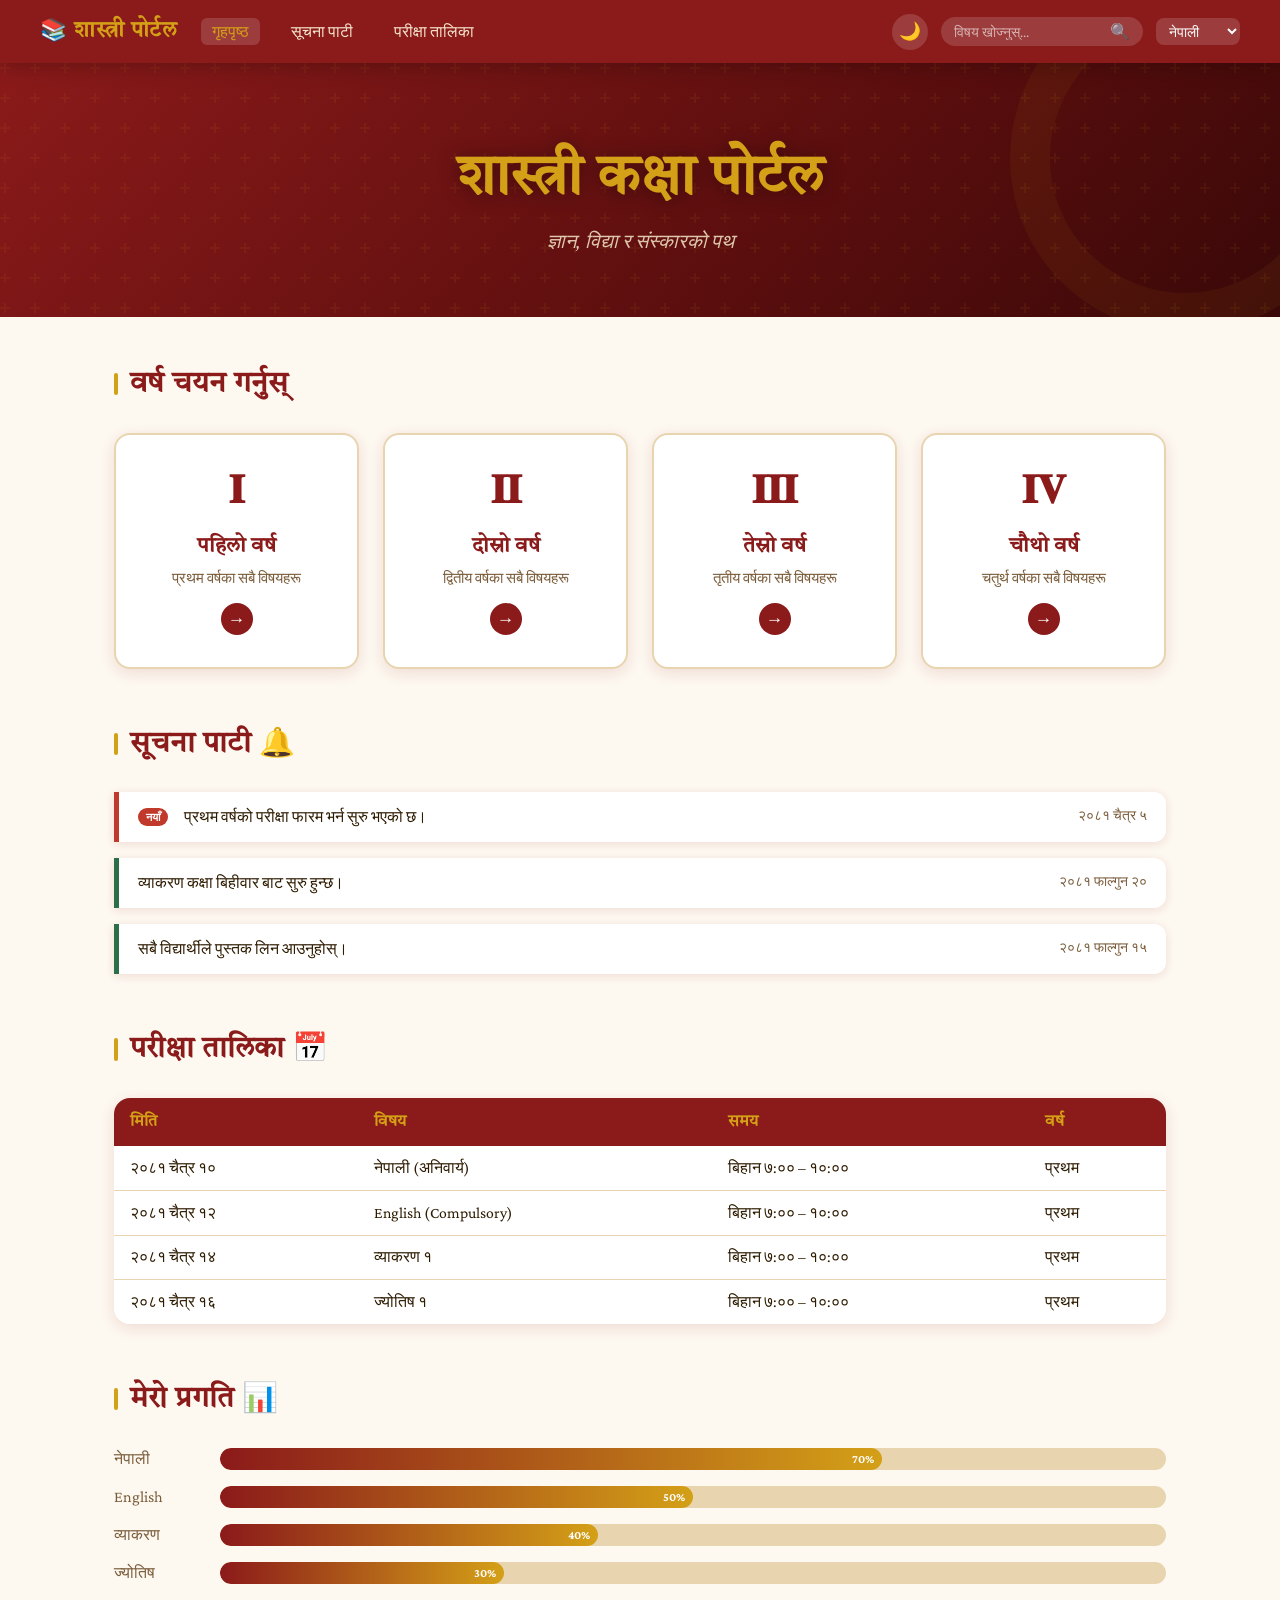
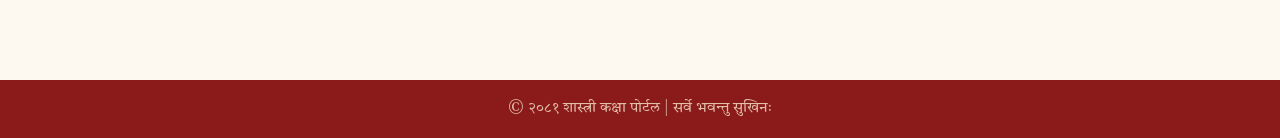
<file: index.html>
<!DOCTYPE html>
<html lang="ne">
<head>
  <meta charset="UTF-8" />
  <meta name="viewport" content="width=device-width, initial-scale=1.0"/>
  <title>शास्त्री कक्षा </title>
  <link rel="stylesheet" href="style.css" />
  <link href="https://fonts.googleapis.com/css2?family=Tiro+Devanagari+Sanskrit&family=Crimson+Pro:wght@400;600;700&display=swap" rel="stylesheet"/>
</head>
<body>

  <!-- NAVBAR -->
  <nav class="navbar">
    <div class="nav-logo">📚 शास्त्री पोर्टल</div>
    <div class="nav-links">
      <a href="index.html" class="active">गृहपृष्ठ</a>
      <a href="#notice">सूचना पाटी</a>
      <a href="#exam">परीक्षा तालिका</a>
    </div>
    <div class="nav-right">
      <button class="theme-toggle" onclick="toggleTheme()" title="Theme Toggle">🌙</button>
      <div class="search-wrap">
        <input type="text" id="searchInput" placeholder="विषय खोज्नुस्..." oninput="searchSubject()" />
        <span>🔍</span>
      </div>
      <select class="lang-toggle" onchange="toggleLang(this.value)">
        <option value="ne">नेपाली</option>
        <option value="en">English</option>
      </select>
    </div>
  </nav>

  <!-- HERO -->
  <header class="hero">
    <div class="hero-content">
      <h1 class="hero-title" data-ne="शास्त्री कक्षा पोर्टल" data-en="Shastri Class Portal">शास्त्री कक्षा पोर्टल</h1>
      <p class="hero-sub" data-ne="ज्ञान, विद्या र संस्कारको पथ" data-en="Path of Knowledge, Learning & Culture">ज्ञान, विद्या र संस्कारको पथ</p>
    </div>
    <div class="mandala-bg"></div>
  </header>

  <!-- YEAR CARDS -->
  <main class="main-container">
    <h2 class="section-title" data-ne="वर्ष चयन गर्नुस्" data-en="Select Your Year">वर्ष चयन गर्नुस्</h2>
    <div class="year-grid" id="yearGrid">
      <a href="year1/subjects.html" class="year-card" data-aos>
        <div class="year-icon">𝐈</div>
        <h3 data-ne="पहिलो वर्ष" data-en="First Year">पहिलो वर्ष</h3>
        <p data-ne="प्रथम वर्षका सबै विषयहरू" data-en="All subjects of First Year">प्रथम वर्षका सबै विषयहरू</p>
        <span class="arrow">→</span>
      </a>
      <a href="year2/subjects.html" class="year-card" data-aos>
        <div class="year-icon">𝐈𝐈</div>
        <h3 data-ne="दोस्रो वर्ष" data-en="Second Year">दोस्रो वर्ष</h3>
        <p data-ne="द्वितीय वर्षका सबै विषयहरू" data-en="All subjects of Second Year">द्वितीय वर्षका सबै विषयहरू</p>
        <span class="arrow">→</span>
      </a>
      <a href="year3/subjects.html" class="year-card" data-aos>
        <div class="year-icon">𝐈𝐈𝐈</div>
        <h3 data-ne="तेस्रो वर्ष" data-en="Third Year">तेस्रो वर्ष</h3>
        <p data-ne="तृतीय वर्षका सबै विषयहरू" data-en="All subjects of Third Year">तृतीय वर्षका सबै विषयहरू</p>
        <span class="arrow">→</span>
      </a>
      <a href="year4/subjects.html" class="year-card" data-aos>
        <div class="year-icon">𝐈𝐕</div>
        <h3 data-ne="चौथो वर्ष" data-en="Fourth Year">चौथो वर्ष</h3>
        <p data-ne="चतुर्थ वर्षका सबै विषयहरू" data-en="All subjects of Fourth Year">चतुर्थ वर्षका सबै विषयहरू</p>
        <span class="arrow">→</span>
      </a>
    </div>

    <!-- NOTICE BOARD -->
    <section class="notice-section" id="notice">
      <h2 class="section-title" data-ne="सूचना पाटी 🔔" data-en="Notice Board 🔔">सूचना पाटी 🔔</h2>
      <div class="notice-board">
        <div class="notice-item new">
          <span class="badge">नयाँ</span>
          <p>प्रथम वर्षको परीक्षा फारम भर्न सुरु भएको छ।</p>
          <span class="date">२०८१ चैत्र ५</span>
        </div>
        <div class="notice-item">
          <p>व्याकरण कक्षा बिहीवार बाट सुरु हुन्छ।</p>
          <span class="date">२०८१ फाल्गुन २०</span>
        </div>
        <div class="notice-item">
          <p>सबै विद्यार्थीले पुस्तक लिन आउनुहोस्।</p>
          <span class="date">२०८१ फाल्गुन १५</span>
        </div>
      </div>
    </section>

    <!-- EXAM ROUTINE -->
    <section class="exam-section" id="exam">
      <h2 class="section-title" data-ne="परीक्षा तालिका 📅" data-en="Exam Routine 📅">परीक्षा तालिका 📅</h2>
      <div class="table-wrap">
        <table class="exam-table">
          <thead>
            <tr>
              <th>मिति</th>
              <th>विषय</th>
              <th>समय</th>
              <th>वर्ष</th>
            </tr>
          </thead>
          <tbody>
            <tr><td>२०८१ चैत्र १०</td><td>नेपाली (अनिवार्य)</td><td>बिहान ७:०० – १०:००</td><td>प्रथम</td></tr>
            <tr><td>२०८१ चैत्र १२</td><td>English (Compulsory)</td><td>बिहान ७:०० – १०:००</td><td>प्रथम</td></tr>
            <tr><td>२०८१ चैत्र १४</td><td>व्याकरण १</td><td>बिहान ७:०० – १०:००</td><td>प्रथम</td></tr>
            <tr><td>२०८१ चैत्र १६</td><td>ज्योतिष १</td><td>बिहान ७:०० – १०:००</td><td>प्रथम</td></tr>
          </tbody>
        </table>
      </div>
    </section>

    <!-- PROGRESS TRACKER -->
    <section class="progress-section">
      <h2 class="section-title" data-ne="मेरो प्रगति 📊" data-en="My Progress 📊">मेरो प्रगति 📊</h2>
      <div class="progress-grid">
        <div class="progress-item">
          <span>नेपाली</span>
          <div class="progress-bar"><div class="progress-fill" style="width:70%">70%</div></div>
        </div>
        <div class="progress-item">
          <span>English</span>
          <div class="progress-bar"><div class="progress-fill" style="width:50%">50%</div></div>
        </div>
        <div class="progress-item">
          <span>व्याकरण</span>
          <div class="progress-bar"><div class="progress-fill" style="width:40%">40%</div></div>
        </div>
        <div class="progress-item">
          <span>ज्योतिष</span>
          <div class="progress-bar"><div class="progress-fill" style="width:30%">30%</div></div>
        </div>
      </div>
    </section>
  </main>

  <!-- FOOTER -->
  <footer class="footer">
    <p>© २०८१ शास्त्री कक्षा पोर्टल | सर्वे भवन्तु सुखिनः</p>
  </footer>

  <!-- SEARCH RESULT OVERLAY -->
  <div class="search-overlay" id="searchOverlay" style="display:none;">
    <div class="search-results" id="searchResults"></div>
  </div>

  <script src="script.js"></script>
</body>
</html>
</file>
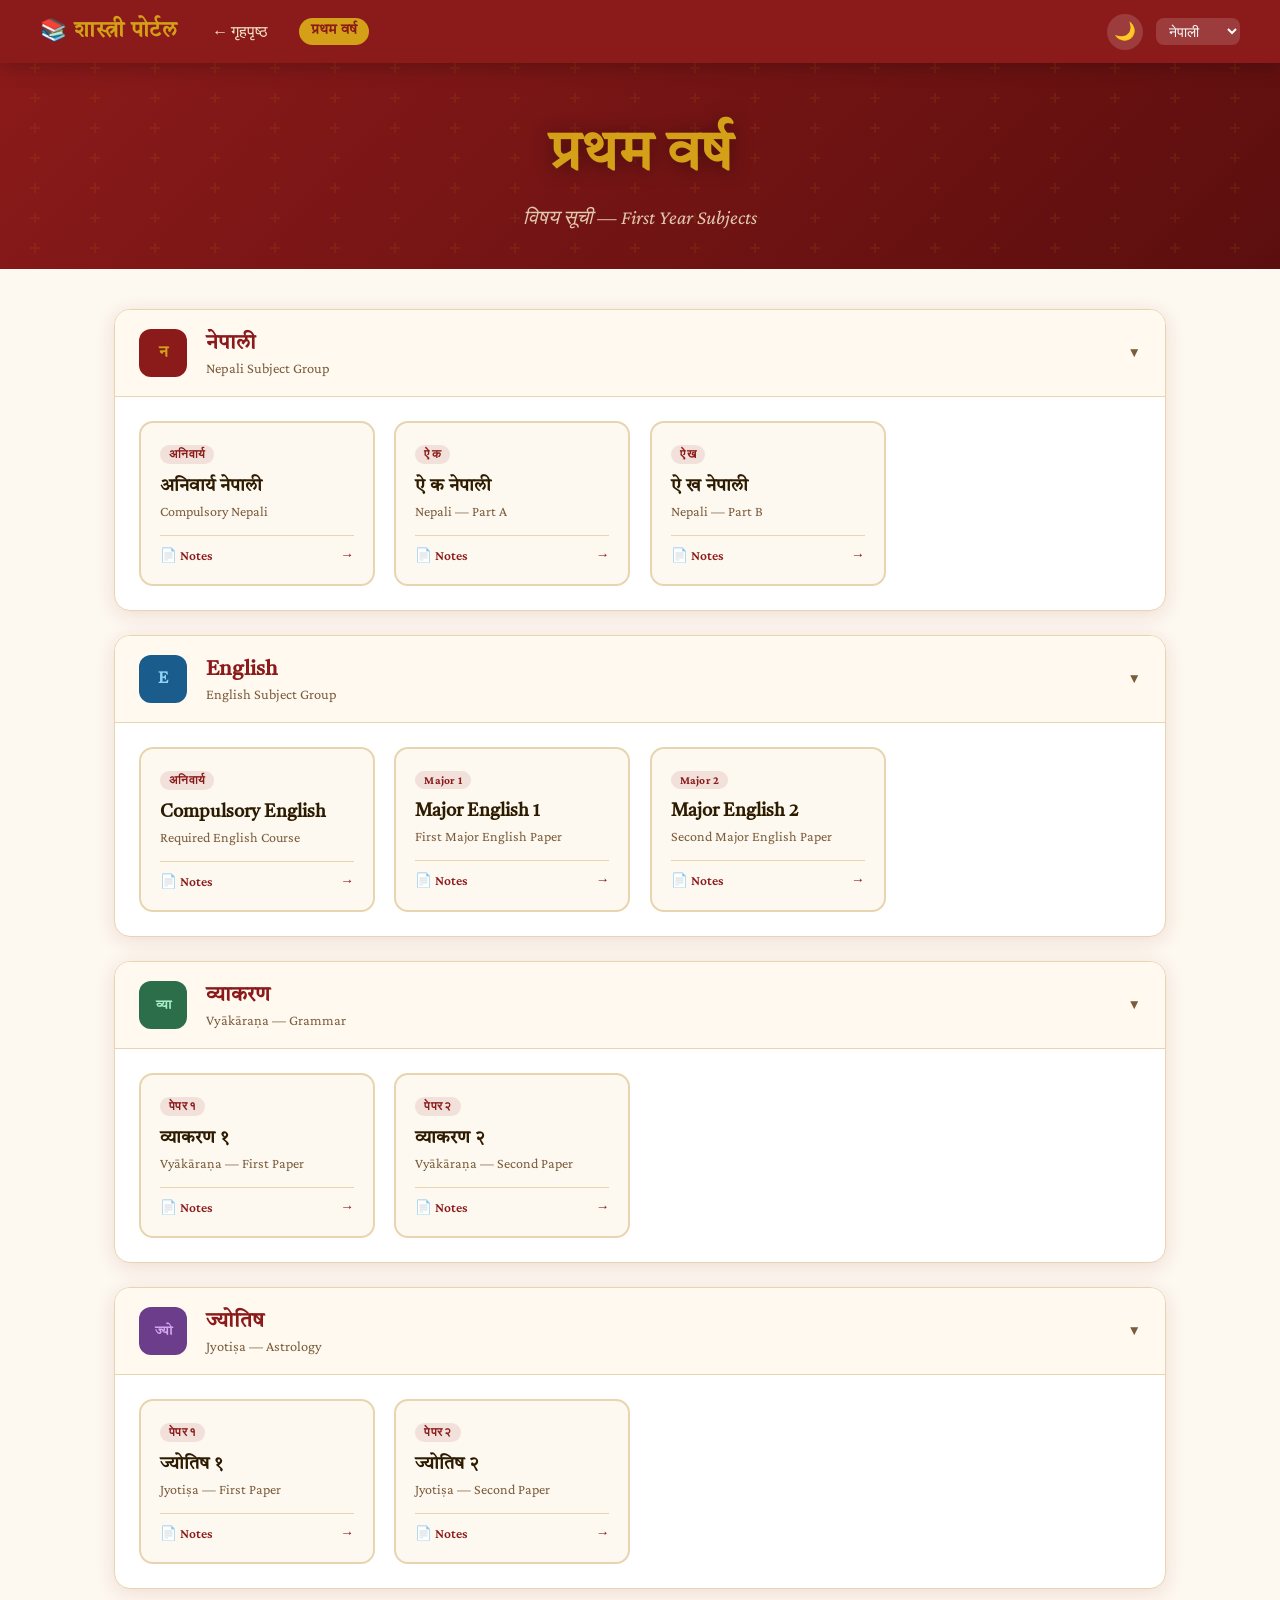
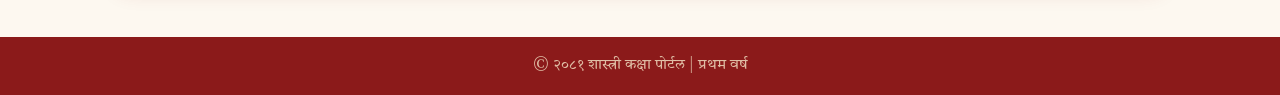
<file: year1/subjects.html>
<!DOCTYPE html>
<html lang="ne">
<head>
  <meta charset="UTF-8"/>
  <meta name="viewport" content="width=device-width, initial-scale=1.0"/>
  <title>प्रथम वर्ष – विषयहरू</title>
  <link rel="stylesheet" href="../style.css"/>
  <link rel="stylesheet" href="subjects.css"/>
  <link href="https://fonts.googleapis.com/css2?family=Tiro+Devanagari+Sanskrit&family=Crimson+Pro:wght@400;600;700&display=swap" rel="stylesheet"/>
</head>
<body>

  <nav class="navbar">
    <div class="nav-logo">📚 शास्त्री पोर्टल</div>
    <div class="nav-links">
      <a href="../index.html">← गृहपृष्ठ</a>
      <span class="nav-year-badge">प्रथम वर्ष</span>
    </div>
    <div class="nav-right">
      <button class="theme-toggle" onclick="toggleTheme()">🌙</button>
      <select class="lang-toggle" onchange="toggleLang(this.value)">
        <option value="ne">नेपाली</option>
        <option value="en">English</option>
      </select>
    </div>
  </nav>

  <header class="year-hero year1-hero">
    <h1 class="hero-title">प्रथम वर्ष</h1>
    <p class="hero-sub">विषय सूची — First Year Subjects</p>
  </header>

  <main class="subjects-container">

    <!-- NEPALI -->
    <section class="subject-section">
      <div class="subject-header" onclick="toggleSection('nepali')">
        <div class="subj-icon">न</div>
        <div>
          <h2>नेपाली</h2>
          <p>Nepali Subject Group</p>
        </div>
        <span class="toggle-arrow" id="arrow-nepali">▼</span>
      </div>
      <div class="subject-cards" id="nepali">
        <a href="nepali/index.html" class="subj-card">
          <span class="subj-tag">अनिवार्य</span>
          <h3>अनिवार्य नेपाली</h3>
          <p>Compulsory Nepali</p>
          <div class="subj-footer">
            <span>📄 Notes</span><span>→</span>
          </div>
        </a>
        <a href="nepali/a-nepali.html" class="subj-card">
          <span class="subj-tag">ऐ क</span>
          <h3>ऐ क नेपाली</h3>
          <p>Nepali — Part A</p>
          <div class="subj-footer">
            <span>📄 Notes</span><span>→</span>
          </div>
        </a>
        <a href="nepali/kha-nepali.html" class="subj-card">
          <span class="subj-tag">ऐ ख</span>
          <h3>ऐ ख नेपाली</h3>
          <p>Nepali — Part B</p>
          <div class="subj-footer">
            <span>📄 Notes</span><span>→</span>
          </div>
        </a>
      </div>
    </section>

    <!-- ENGLISH -->
    <section class="subject-section">
      <div class="subject-header" onclick="toggleSection('english')">
        <div class="subj-icon en-icon">E</div>
        <div>
          <h2>English</h2>
          <p>English Subject Group</p>
        </div>
        <span class="toggle-arrow" id="arrow-english">▼</span>
      </div>
      <div class="subject-cards" id="english">
        <a href="english/compulsory.html" class="subj-card">
          <span class="subj-tag">अनिवार्य</span>
          <h3>Compulsory English</h3>
          <p>Required English Course</p>
          <div class="subj-footer">
            <span>📄 Notes</span><span>→</span>
          </div>
        </a>
        <a href="english/major1.html" class="subj-card">
          <span class="subj-tag">Major 1</span>
          <h3>Major English 1</h3>
          <p>First Major English Paper</p>
          <div class="subj-footer">
            <span>📄 Notes</span><span>→</span>
          </div>
        </a>
        <a href="english/major2.html" class="subj-card">
          <span class="subj-tag">Major 2</span>
          <h3>Major English 2</h3>
          <p>Second Major English Paper</p>
          <div class="subj-footer">
            <span>📄 Notes</span><span>→</span>
          </div>
        </a>
      </div>
    </section>

    <!-- VYAKARAN -->
    <section class="subject-section">
      <div class="subject-header" onclick="toggleSection('vyakaran')">
        <div class="subj-icon vy-icon">व्या</div>
        <div>
          <h2>व्याकरण</h2>
          <p>Vyākāraṇa — Grammar</p>
        </div>
        <span class="toggle-arrow" id="arrow-vyakaran">▼</span>
      </div>
      <div class="subject-cards" id="vyakaran">
        <a href="vyakaran/vyakaran1.html" class="subj-card">
          <span class="subj-tag">पेपर १</span>
          <h3>व्याकरण १</h3>
          <p>Vyākāraṇa — First Paper</p>
          <div class="subj-footer">
            <span>📄 Notes</span><span>→</span>
          </div>
        </a>
        <a href="vyakaran/vyakaran2.html" class="subj-card">
          <span class="subj-tag">पेपर २</span>
          <h3>व्याकरण २</h3>
          <p>Vyākāraṇa — Second Paper</p>
          <div class="subj-footer">
            <span>📄 Notes</span><span>→</span>
          </div>
        </a>
      </div>
    </section>

    <!-- JYOTISH -->
    <section class="subject-section">
      <div class="subject-header" onclick="toggleSection('jyotish')">
        <div class="subj-icon jo-icon">ज्यो</div>
        <div>
          <h2>ज्योतिष</h2>
          <p>Jyotiṣa — Astrology</p>
        </div>
        <span class="toggle-arrow" id="arrow-jyotish">▼</span>
      </div>
      <div class="subject-cards" id="jyotish">
        <a href="jyotish/jyotish1.html" class="subj-card">
          <span class="subj-tag">पेपर १</span>
          <h3>ज्योतिष १</h3>
          <p>Jyotiṣa — First Paper</p>
          <div class="subj-footer">
            <span>📄 Notes</span><span>→</span>
          </div>
        </a>
        <a href="jyotish/jyotish2.html" class="subj-card">
          <span class="subj-tag">पेपर २</span>
          <h3>ज्योतिष २</h3>
          <p>Jyotiṣa — Second Paper</p>
          <div class="subj-footer">
            <span>📄 Notes</span><span>→</span>
          </div>
        </a>
      </div>
    </section>

  </main>

  <footer class="footer">
    <p>© २०८१ शास्त्री कक्षा पोर्टल | प्रथम वर्ष</p>
  </footer>

  <script src="../script.js"></script>
  <script>
    function toggleSection(id) {
      const el = document.getElementById(id);
      const arrow = document.getElementById('arrow-' + id);
      const isOpen = el.style.display !== 'none';
      el.style.display = isOpen ? 'none' : 'grid';
      arrow.textContent = isOpen ? '▶' : '▼';
    }
  </script>
</body>
</html>
</file>
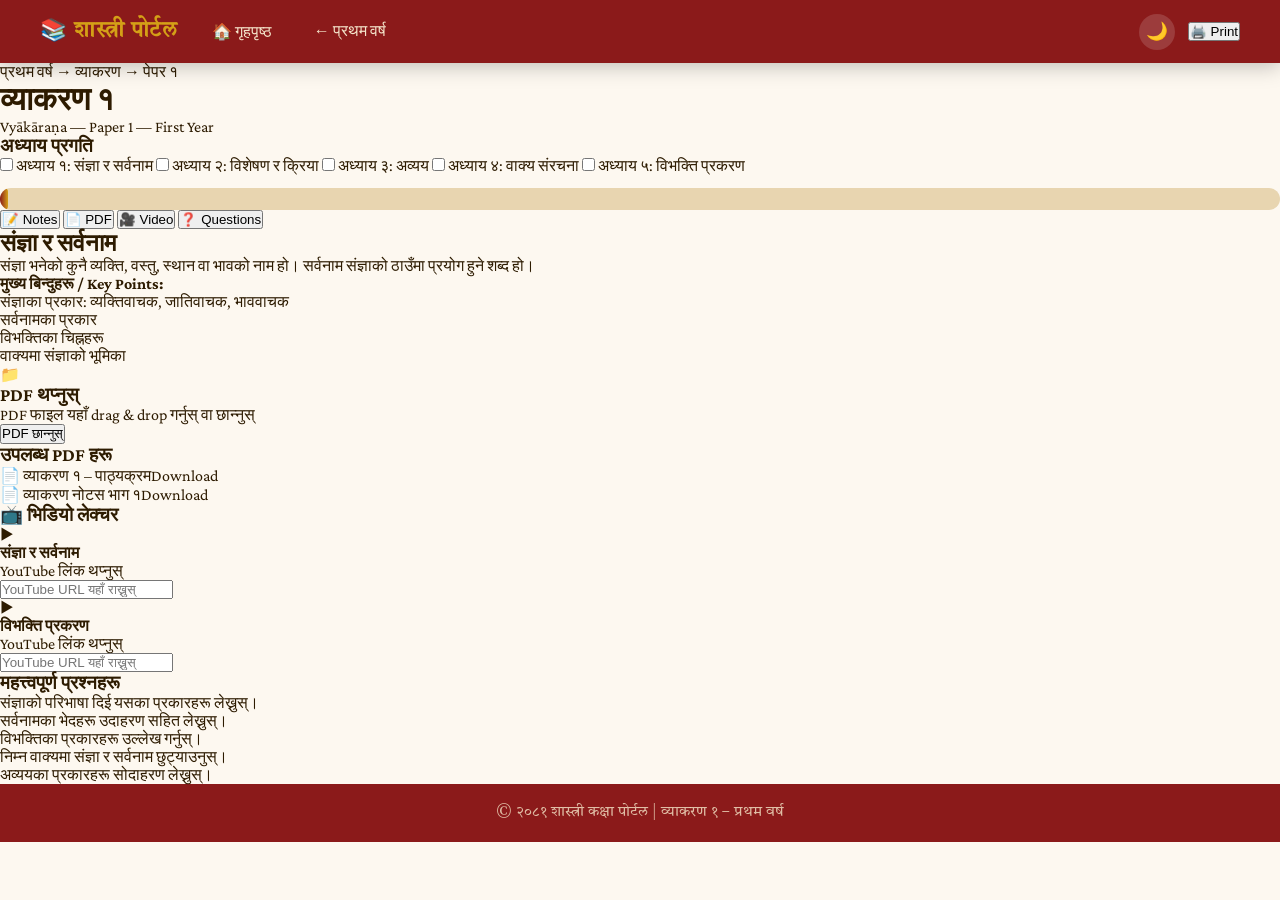
<file: year1/vyakaran/vyakaran1.html>
<!DOCTYPE html>
<html lang="ne">
<head>
  <meta charset="UTF-8"/>
  <meta name="viewport" content="width=device-width, initial-scale=1.0"/>
  <title>व्याकरण १ – प्रथम वर्ष</title>
  <link rel="stylesheet" href="../../style.css"/>
  <link rel="stylesheet" href="notes.css"/>
  <link href="https://fonts.googleapis.com/css2?family=Tiro+Devanagari+Sanskrit&family=Crimson+Pro:wght@400;600;700&display=swap" rel="stylesheet"/>
</head>
<body>
  <nav class="navbar">
    <div class="nav-logo">📚 शास्त्री पोर्टल</div>
    <div class="nav-links">
      <a href="../../index.html">🏠 गृहपृष्ठ</a>
      <a href="../subjects.html">← प्रथम वर्ष</a>
    </div>
    <div class="nav-right">
      <button class="theme-toggle" onclick="toggleTheme()">🌙</button>
      <button class="print-btn" onclick="window.print()">🖨️ Print</button>
    </div>
  </nav>
  <header class="notes-hero">
    <div class="breadcrumb">प्रथम वर्ष → व्याकरण → पेपर १</div>
    <h1>व्याकरण १</h1>
    <p>Vyākāraṇa — Paper 1 — First Year</p>
  </header>
  <main class="notes-container">
    <div class="chapter-progress">
      <h3>अध्याय प्रगति</h3>
      <div class="chapters-list" id="chapterList">
        <label class="chapter-check"><input type="checkbox" onchange="updateProgress()" /> अध्याय १: संज्ञा र सर्वनाम</label>
        <label class="chapter-check"><input type="checkbox" onchange="updateProgress()" /> अध्याय २: विशेषण र क्रिया</label>
        <label class="chapter-check"><input type="checkbox" onchange="updateProgress()" /> अध्याय ३: अव्यय</label>
        <label class="chapter-check"><input type="checkbox" onchange="updateProgress()" /> अध्याय ४: वाक्य संरचना</label>
        <label class="chapter-check"><input type="checkbox" onchange="updateProgress()" /> अध्याय ५: विभक्ति प्रकरण</label>
      </div>
      <div class="progress-bar" style="margin-top:0.8rem;">
        <div class="progress-fill" id="chapterProgress" style="width:0%">0%</div>
      </div>
    </div>
    <div class="tabs">
      <button class="tab active" onclick="showTab('notes')">📝 Notes</button>
      <button class="tab" onclick="showTab('pdf')">📄 PDF</button>
      <button class="tab" onclick="showTab('video')">🎥 Video</button>
      <button class="tab" onclick="showTab('question')">❓ Questions</button>
    </div>
    <div class="tab-content active" id="tab-notes">
      <div class="note-card">
        <h2>संज्ञा र सर्वनाम</h2>
        <p>संज्ञा भनेको कुनै व्यक्ति, वस्तु, स्थान वा भावको नाम हो। सर्वनाम संज्ञाको ठाउँमा प्रयोग हुने शब्द हो।</p>
        <div class="key-points">
          <h4>मुख्य बिन्दुहरू / Key Points:</h4>
          <ul>
            <li>संज्ञाका प्रकार: व्यक्तिवाचक, जातिवाचक, भाववाचक</li>
            <li>सर्वनामका प्रकार</li>
            <li>विभक्तिका चिह्नहरू</li>
            <li>वाक्यमा संज्ञाको भूमिका</li>
          </ul>
        </div>
      </div>
    </div>
    <div class="tab-content" id="tab-pdf">
      <div class="upload-box">
        <div class="upload-icon">📁</div>
        <h3>PDF थप्नुस्</h3>
        <p>PDF फाइल यहाँ drag & drop गर्नुस् वा छान्नुस्</p>
        <input type="file" accept=".pdf" id="pdfInput" onchange="showPDF(this)" style="display:none"/>
        <button class="upload-btn" onclick="document.getElementById('pdfInput').click()">PDF छान्नुस्</button>
      </div>
      <div class="pdf-links">
        <h3>उपलब्ध PDF हरू</h3>
        <div class="pdf-item"><span>📄 व्याकरण १ – पाठ्यक्रम</span><a href="#" class="pdf-dl-btn">Download</a></div>
        <div class="pdf-item"><span>📄 व्याकरण नोटस भाग १</span><a href="#" class="pdf-dl-btn">Download</a></div>
      </div>
    </div>
    <div class="tab-content" id="tab-video">
      <div class="video-list">
        <h3>📺 भिडियो लेक्चर</h3>
        <div class="video-item"><div class="video-thumb">▶</div><div><strong>संज्ञा र सर्वनाम</strong><p>YouTube लिंक थप्नुस्</p><input type="text" placeholder="YouTube URL यहाँ राख्नुस्" class="url-input"/></div></div>
        <div class="video-item"><div class="video-thumb">▶</div><div><strong>विभक्ति प्रकरण</strong><p>YouTube लिंक थप्नुस्</p><input type="text" placeholder="YouTube URL यहाँ राख्नुस्" class="url-input"/></div></div>
      </div>
    </div>
    <div class="tab-content" id="tab-question">
      <div class="note-card">
        <h3>महत्त्वपूर्ण प्रश्नहरू</h3>
        <ol class="question-list">
          <li>संज्ञाको परिभाषा दिई यसका प्रकारहरू लेख्नुस्।</li>
          <li>सर्वनामका भेदहरू उदाहरण सहित लेख्नुस्।</li>
          <li>विभक्तिका प्रकारहरू उल्लेख गर्नुस्।</li>
          <li>निम्न वाक्यमा संज्ञा र सर्वनाम छुट्याउनुस्।</li>
          <li>अव्ययका प्रकारहरू सोदाहरण लेख्नुस्।</li>
        </ol>
      </div>
    </div>
  </main>
  <footer class="footer">
    <p>© २०८१ शास्त्री कक्षा पोर्टल | व्याकरण १ – प्रथम वर्ष</p>
  </footer>
  <script src="../../script.js"></script>
  <script src="notes.js"></script>
</body>
                                                                                                                           </html>
</file>
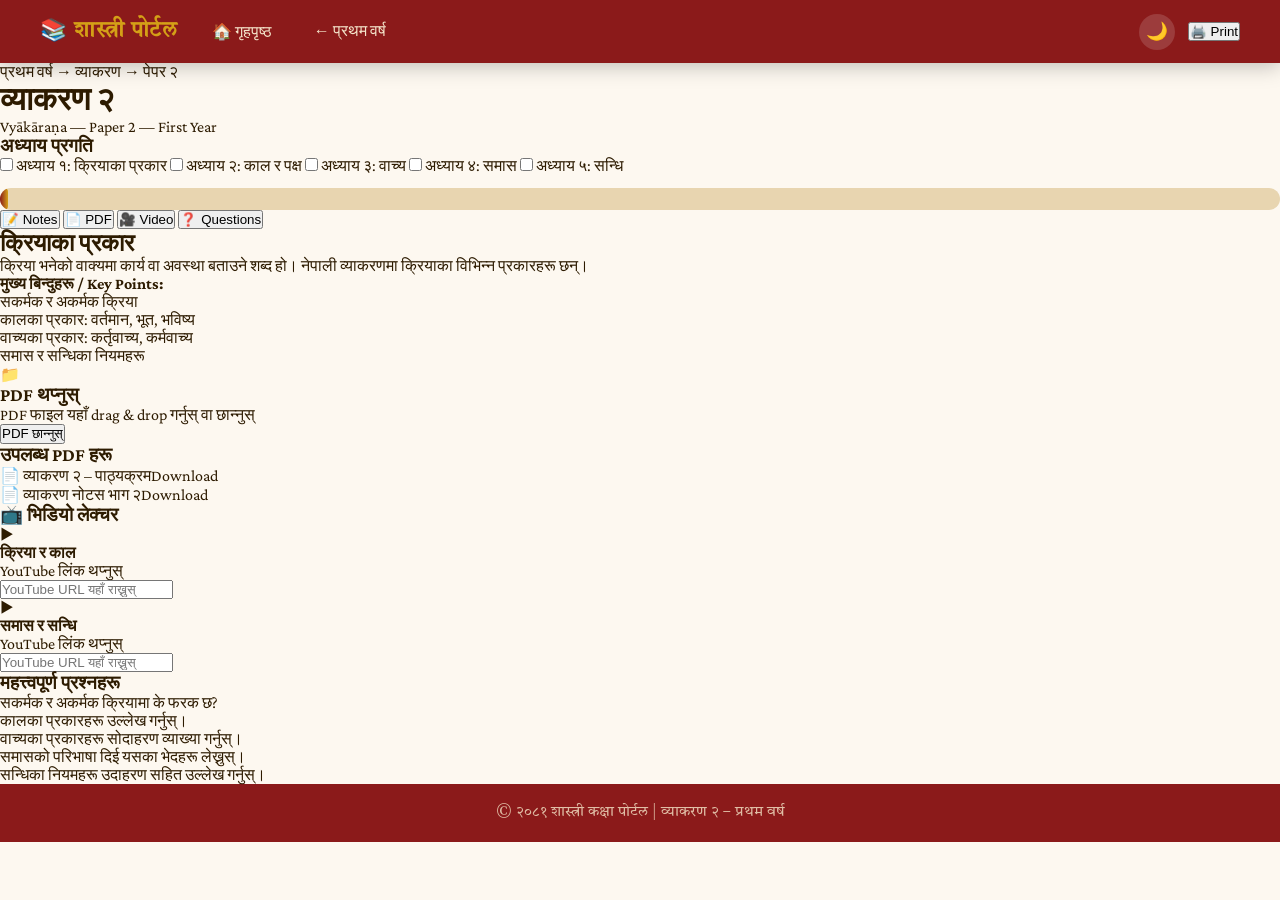
<file: year1/vyakaran/vyakaran2.html>
<!DOCTYPE html>
<html lang="ne">
<head>
  <meta charset="UTF-8"/>
  <meta name="viewport" content="width=device-width, initial-scale=1.0"/>
  <title>व्याकरण २ – प्रथम वर्ष</title>
  <link rel="stylesheet" href="../../style.css"/>
  <link rel="stylesheet" href="notes.css"/>
  <link href="https://fonts.googleapis.com/css2?family=Tiro+Devanagari+Sanskrit&family=Crimson+Pro:wght@400;600;700&display=swap" rel="stylesheet"/>
</head>
<body>
  <nav class="navbar">
    <div class="nav-logo">📚 शास्त्री पोर्टल</div>
    <div class="nav-links">
      <a href="../../index.html">🏠 गृहपृष्ठ</a>
      <a href="../subjects.html">← प्रथम वर्ष</a>
    </div>
    <div class="nav-right">
      <button class="theme-toggle" onclick="toggleTheme()">🌙</button>
      <button class="print-btn" onclick="window.print()">🖨️ Print</button>
    </div>
  </nav>
  <header class="notes-hero">
    <div class="breadcrumb">प्रथम वर्ष → व्याकरण → पेपर २</div>
    <h1>व्याकरण २</h1>
    <p>Vyākāraṇa — Paper 2 — First Year</p>
  </header>
  <main class="notes-container">
    <div class="chapter-progress">
      <h3>अध्याय प्रगति</h3>
      <div class="chapters-list" id="chapterList">
        <label class="chapter-check"><input type="checkbox" onchange="updateProgress()" /> अध्याय १: क्रियाका प्रकार</label>
        <label class="chapter-check"><input type="checkbox" onchange="updateProgress()" /> अध्याय २: काल र पक्ष</label>
        <label class="chapter-check"><input type="checkbox" onchange="updateProgress()" /> अध्याय ३: वाच्य</label>
        <label class="chapter-check"><input type="checkbox" onchange="updateProgress()" /> अध्याय ४: समास</label>
        <label class="chapter-check"><input type="checkbox" onchange="updateProgress()" /> अध्याय ५: सन्धि</label>
      </div>
      <div class="progress-bar" style="margin-top:0.8rem;">
        <div class="progress-fill" id="chapterProgress" style="width:0%">0%</div>
      </div>
    </div>
    <div class="tabs">
      <button class="tab active" onclick="showTab('notes')">📝 Notes</button>
      <button class="tab" onclick="showTab('pdf')">📄 PDF</button>
      <button class="tab" onclick="showTab('video')">🎥 Video</button>
      <button class="tab" onclick="showTab('question')">❓ Questions</button>
    </div>
    <div class="tab-content active" id="tab-notes">
      <div class="note-card">
        <h2>क्रियाका प्रकार</h2>
        <p>क्रिया भनेको वाक्यमा कार्य वा अवस्था बताउने शब्द हो। नेपाली व्याकरणमा क्रियाका विभिन्न प्रकारहरू छन्।</p>
        <div class="key-points">
          <h4>मुख्य बिन्दुहरू / Key Points:</h4>
          <ul>
            <li>सकर्मक र अकर्मक क्रिया</li>
            <li>कालका प्रकार: वर्तमान, भूत, भविष्य</li>
            <li>वाच्यका प्रकार: कर्तृवाच्य, कर्मवाच्य</li>
            <li>समास र सन्धिका नियमहरू</li>
          </ul>
        </div>
      </div>
    </div>
    <div class="tab-content" id="tab-pdf">
      <div class="upload-box">
        <div class="upload-icon">📁</div>
        <h3>PDF थप्नुस्</h3>
        <p>PDF फाइल यहाँ drag & drop गर्नुस् वा छान्नुस्</p>
        <input type="file" accept=".pdf" id="pdfInput" onchange="showPDF(this)" style="display:none"/>
        <button class="upload-btn" onclick="document.getElementById('pdfInput').click()">PDF छान्नुस्</button>
      </div>
      <div class="pdf-links">
        <h3>उपलब्ध PDF हरू</h3>
        <div class="pdf-item"><span>📄 व्याकरण २ – पाठ्यक्रम</span><a href="#" class="pdf-dl-btn">Download</a></div>
        <div class="pdf-item"><span>📄 व्याकरण नोटस भाग २</span><a href="#" class="pdf-dl-btn">Download</a></div>
      </div>
    </div>
    <div class="tab-content" id="tab-video">
      <div class="video-list">
        <h3>📺 भिडियो लेक्चर</h3>
        <div class="video-item"><div class="video-thumb">▶</div><div><strong>क्रिया र काल</strong><p>YouTube लिंक थप्नुस्</p><input type="text" placeholder="YouTube URL यहाँ राख्नुस्" class="url-input"/></div></div>
        <div class="video-item"><div class="video-thumb">▶</div><div><strong>समास र सन्धि</strong><p>YouTube लिंक थप्नुस्</p><input type="text" placeholder="YouTube URL यहाँ राख्नुस्" class="url-input"/></div></div>
      </div>
    </div>
    <div class="tab-content" id="tab-question">
      <div class="note-card">
        <h3>महत्त्वपूर्ण प्रश्नहरू</h3>
        <ol class="question-list">
          <li>सकर्मक र अकर्मक क्रियामा के फरक छ?</li>
          <li>कालका प्रकारहरू उल्लेख गर्नुस्।</li>
          <li>वाच्यका प्रकारहरू सोदाहरण व्याख्या गर्नुस्।</li>
          <li>समासको परिभाषा दिई यसका भेदहरू लेख्नुस्।</li>
          <li>सन्धिका नियमहरू उदाहरण सहित उल्लेख गर्नुस्।</li>
        </ol>
      </div>
    </div>
  </main>
  <footer class="footer">
    <p>© २०८१ शास्त्री कक्षा पोर्टल | व्याकरण २ – प्रथम वर्ष</p>
  </footer>
  <script src="../../script.js"></script>
  <script src="notes.js"></script>
</body>
</html>
</file>
<file: style.css>
/* ===== ROOT VARIABLES ===== */
:root {
  --bg: #fdf8f0;
  --surface: #fff9f0;
  --card: #ffffff;
  --primary: #8b1a1a;
  --primary-light: #c0392b;
  --accent: #d4a017;
  --accent2: #2c6e49;
  --text: #2d1b00;
  --text-muted: #7a5c3a;
  --border: #e8d5b0;
  --shadow: rgba(139, 26, 26, 0.12);
  --radius: 16px;
  --font-display: 'Tiro Devanagari Sanskrit', serif;
  --font-body: 'Crimson Pro', serif;
}

[data-theme="dark"] {
  --bg: #1a0f0a;
  --surface: #241510;
  --card: #2e1a12;
  --text: #f5e6cc;
  --text-muted: #c4a882;
  --border: #4a2e1a;
  --shadow: rgba(0,0,0,0.4);
}

/* ===== RESET ===== */
*, *::before, *::after { box-sizing: border-box; margin: 0; padding: 0; }
html { scroll-behavior: smooth; }
body {
  font-family: var(--font-body);
  background: var(--bg);
  color: var(--text);
  min-height: 100vh;
  transition: background 0.4s, color 0.4s;
}
a { text-decoration: none; color: inherit; }

/* ===== NAVBAR ===== */
.navbar {
  position: sticky; top: 0; z-index: 100;
  display: flex; align-items: center; gap: 1.5rem;
  padding: 0.85rem 2.5rem;
  background: var(--primary);
  box-shadow: 0 3px 20px rgba(0,0,0,0.25);
  flex-wrap: wrap;
}
.nav-logo {
  font-family: var(--font-display);
  font-size: 1.35rem;
  color: var(--accent);
  font-weight: 700;
  letter-spacing: 0.5px;
  flex-shrink: 0;
}
.nav-links { display: flex; gap: 1.2rem; flex: 1; }
.nav-links a {
  color: #f5e6cc;
  font-size: 1rem;
  padding: 0.3rem 0.7rem;
  border-radius: 6px;
  transition: background 0.2s;
}
.nav-links a:hover, .nav-links a.active {
  background: rgba(255,255,255,0.15);
  color: var(--accent);
}
.nav-right { display: flex; align-items: center; gap: 0.8rem; margin-left: auto; }
.theme-toggle {
  background: rgba(255,255,255,0.15);
  border: none; border-radius: 50%;
  width: 36px; height: 36px;
  font-size: 1.1rem; cursor: pointer;
  transition: transform 0.3s;
}
.theme-toggle:hover { transform: rotate(20deg); }
.search-wrap {
  display: flex; align-items: center;
  background: rgba(255,255,255,0.15);
  border-radius: 20px;
  padding: 0.3rem 0.8rem; gap: 0.4rem;
}
.search-wrap input {
  background: transparent; border: none; outline: none;
  color: #fff; font-size: 0.9rem; width: 150px;
  font-family: var(--font-body);
}
.search-wrap input::placeholder { color: rgba(255,255,255,0.6); }
.search-wrap span { color: rgba(255,255,255,0.7); }
.lang-toggle {
  background: rgba(255,255,255,0.15);
  border: none; color: #fff;
  padding: 0.3rem 0.6rem; border-radius: 8px;
  font-family: var(--font-body); font-size: 0.9rem;
  cursor: pointer;
}

/* ===== HERO ===== */
.hero {
  position: relative;
  background: linear-gradient(135deg, var(--primary) 0%, #5c0e0e 60%, #3a0808 100%);
  padding: 5rem 2rem 4rem;
  text-align: center;
  overflow: hidden;
}
.hero::before {
  content: '';
  position: absolute; inset: 0;
  background: url("data:image/svg+xml,%3Csvg width='60' height='60' viewBox='0 0 60 60' xmlns='http://www.w3.org/2000/svg'%3E%3Cg fill='none' fill-rule='evenodd'%3E%3Cg fill='%23d4a017' fill-opacity='0.07'%3E%3Cpath d='M36 34v-4h-2v4h-4v2h4v4h2v-4h4v-2h-4zm0-30V0h-2v4h-4v2h4v4h2V6h4V4h-4zM6 34v-4H4v4H0v2h4v4h2v-4h4v-2H6zM6 4V0H4v4H0v2h4v4h2V6h4V4H6z'/%3E%3C/g%3E%3C/g%3E%3C/svg%3E");
}
.hero-content { position: relative; z-index: 2; }
.hero-title {
  font-family: var(--font-display);
  font-size: clamp(2rem, 5vw, 3.5rem);
  color: var(--accent);
  text-shadow: 0 2px 20px rgba(0,0,0,0.4);
  margin-bottom: 0.8rem;
  animation: fadeDown 0.8s ease both;
}
.hero-sub {
  font-size: 1.25rem;
  color: rgba(245,230,200,0.85);
  font-style: italic;
  animation: fadeDown 1s 0.2s ease both;
}
.mandala-bg {
  position: absolute; right: -80px; top: -80px;
  width: 350px; height: 350px; opacity: 0.06;
  border-radius: 50%;
  border: 40px solid var(--accent);
  animation: spin 40s linear infinite;
}
@keyframes spin { to { transform: rotate(360deg); } }
@keyframes fadeDown {
  from { opacity:0; transform: translateY(-20px); }
  to   { opacity:1; transform: translateY(0); }
}

/* ===== MAIN ===== */
.main-container { max-width: 1100px; margin: 0 auto; padding: 3rem 1.5rem; }
.section-title {
  font-family: var(--font-display);
  font-size: 1.8rem;
  color: var(--primary);
  margin-bottom: 1.8rem;
  position: relative;
  padding-left: 1rem;
}
[data-theme="dark"] .section-title { color: var(--accent); }
.section-title::before {
  content: '';
  position: absolute; left: 0; top: 8px;
  width: 4px; height: 1.4rem;
  background: var(--accent);
  border-radius: 4px;
}

/* ===== YEAR CARDS ===== */
.year-grid {
  display: grid;
  grid-template-columns: repeat(auto-fit, minmax(230px, 1fr));
  gap: 1.5rem;
  margin-bottom: 3.5rem;
}
.year-card {
  background: var(--card);
  border: 2px solid var(--border);
  border-radius: var(--radius);
  padding: 2rem 1.5rem;
  text-align: center;
  cursor: pointer;
  position: relative;
  overflow: hidden;
  transition: transform 0.3s, box-shadow 0.3s, border-color 0.3s;
  box-shadow: 0 4px 15px var(--shadow);
}
.year-card::after {
  content: '';
  position: absolute; bottom: 0; left: 0; right: 0;
  height: 4px;
  background: linear-gradient(90deg, var(--primary), var(--accent));
  transform: scaleX(0); transform-origin: left;
  transition: transform 0.3s;
}
.year-card:hover { transform: translateY(-6px); box-shadow: 0 12px 35px var(--shadow); border-color: var(--primary); }
.year-card:hover::after { transform: scaleX(1); }
.year-icon {
  font-size: 2.5rem;
  color: var(--primary);
  margin-bottom: 0.8rem;
  font-family: var(--font-display);
  font-weight: 700;
}
[data-theme="dark"] .year-icon { color: var(--accent); }
.year-card h3 {
  font-family: var(--font-display);
  font-size: 1.3rem;
  color: var(--primary);
  margin-bottom: 0.5rem;
}
[data-theme="dark"] .year-card h3 { color: var(--accent); }
.year-card p { color: var(--text-muted); font-size: 0.95rem; margin-bottom: 1rem; }
.arrow {
  display: inline-block;
  background: var(--primary);
  color: white;
  width: 32px; height: 32px;
  border-radius: 50%;
  line-height: 32px;
  font-size: 1.1rem;
  transition: background 0.3s, transform 0.3s;
}
.year-card:hover .arrow { background: var(--accent); transform: translateX(4px); }

/* ===== NOTICE BOARD ===== */
.notice-section { margin-bottom: 3.5rem; }
.notice-board { display: flex; flex-direction: column; gap: 1rem; }
.notice-item {
  background: var(--card);
  border-left: 5px solid var(--accent2);
  border-radius: 0 12px 12px 0;
  padding: 1rem 1.2rem;
  display: flex; align-items: flex-start; gap: 1rem;
  flex-wrap: wrap;
  box-shadow: 0 2px 10px var(--shadow);
  transition: transform 0.2s;
}
.notice-item:hover { transform: translateX(4px); }
.notice-item.new { border-left-color: var(--primary-light); }
.badge {
  background: var(--primary-light);
  color: white; font-size: 0.7rem;
  padding: 0.15rem 0.5rem; border-radius: 20px;
  font-weight: 700; white-space: nowrap; flex-shrink: 0;
}
.notice-item p { flex: 1; font-size: 1rem; color: var(--text); }
.date { color: var(--text-muted); font-size: 0.85rem; white-space: nowrap; }

/* ===== EXAM TABLE ===== */
.exam-section { margin-bottom: 3.5rem; }
.table-wrap { overflow-x: auto; border-radius: var(--radius); box-shadow: 0 4px 15px var(--shadow); }
.exam-table {
  width: 100%; border-collapse: collapse;
  background: var(--card);
  font-size: 0.98rem;
}
.exam-table th {
  background: var(--primary);
  color: var(--accent);
  font-family: var(--font-display);
  padding: 0.85rem 1rem;
  text-align: left;
}
.exam-table td { padding: 0.8rem 1rem; border-bottom: 1px solid var(--border); color: var(--text); }
.exam-table tr:last-child td { border-bottom: none; }
.exam-table tr:hover td { background: rgba(139,26,26,0.05); }

/* ===== PROGRESS ===== */
.progress-section { margin-bottom: 3rem; }
.progress-grid { display: flex; flex-direction: column; gap: 1rem; }
.progress-item { display: flex; align-items: center; gap: 1rem; }
.progress-item span { min-width: 90px; font-size: 1rem; color: var(--text-muted); }
.progress-bar {
  flex: 1; height: 22px;
  background: var(--border);
  border-radius: 20px; overflow: hidden;
}
.progress-fill {
  height: 100%;
  background: linear-gradient(90deg, var(--primary), var(--accent));
  border-radius: 20px;
  display: flex; align-items: center; justify-content: flex-end;
  padding-right: 8px;
  font-size: 0.75rem; color: white; font-weight: 700;
  animation: grow 1.2s cubic-bezier(.4,0,.2,1) both;
}
@keyframes grow { from { width: 0 !important; } }

/* ===== SEARCH OVERLAY ===== */
.search-overlay {
  position: fixed; inset: 0; background: rgba(0,0,0,0.5);
  z-index: 200; display: flex; align-items: flex-start;
  justify-content: center; padding-top: 5rem;
}
.search-results {
  background: var(--card);
  border-radius: var(--radius);
  padding: 1.5rem;
  min-width: 320px; max-width: 500px; width: 90%;
  box-shadow: 0 20px 60px rgba(0,0,0,0.3);
}
.search-result-item {
  padding: 0.7rem 1rem;
  border-bottom: 1px solid var(--border);
  cursor: pointer;
  transition: background 0.2s;
  border-radius: 8px;
}
.search-result-item:hover { background: rgba(139,26,26,0.08); }

/* ===== FOOTER ===== */
.footer {
  background: var(--primary);
  color: rgba(245,230,200,0.8);
  text-align: center;
  padding: 1.2rem;
  font-family: var(--font-display);
  font-size: 0.95rem;
}

/* ===== RESPONSIVE ===== */
@media (max-width: 700px) {
  .navbar { padding: 0.7rem 1rem; gap: 0.7rem; }
  .nav-links { display: none; }
  .search-wrap input { width: 100px; }
  .hero { padding: 3rem 1rem 2.5rem; }
  .main-container { padding: 2rem 1rem; }
}
</file>
<file: year1/subjects.css>
/* ===== YEAR HERO ===== */
.year-hero {
  padding: 3.5rem 2rem 2.5rem;
  text-align: center;
  background: linear-gradient(135deg, #8b1a1a 0%, #5c0e0e 100%);
  position: relative;
  overflow: hidden;
}
.year1-hero { background: linear-gradient(135deg, #8b1a1a, #5c0e0e); }
.year2-hero { background: linear-gradient(135deg, #1a5c8b, #0e3a5c); }
.year3-hero { background: linear-gradient(135deg, #2c6e49, #1a4a30); }
.year4-hero { background: linear-gradient(135deg, #6b3d8b, #3d1a5c); }

.year-hero::before {
  content: '';
  position: absolute; inset: 0;
  background: url("data:image/svg+xml,%3Csvg width='60' height='60' viewBox='0 0 60 60' xmlns='http://www.w3.org/2000/svg'%3E%3Cg fill='none'%3E%3Cg fill='%23d4a017' fill-opacity='0.08'%3E%3Cpath d='M36 34v-4h-2v4h-4v2h4v4h2v-4h4v-2h-4zm0-30V0h-2v4h-4v2h4v4h2V6h4V4h-4z'/%3E%3C/g%3E%3C/g%3E%3C/svg%3E");
}

/* NAV YEAR BADGE */
.nav-year-badge {
  background: var(--accent);
  color: var(--primary);
  font-size: 0.85rem;
  font-weight: 700;
  padding: 0.25rem 0.75rem;
  border-radius: 20px;
  font-family: var(--font-display);
}

/* ===== SUBJECTS CONTAINER ===== */
.subjects-container {
  max-width: 1100px;
  margin: 0 auto;
  padding: 2.5rem 1.5rem 3rem;
  display: flex;
  flex-direction: column;
  gap: 1.5rem;
}

/* ===== SUBJECT SECTION ===== */
.subject-section {
  background: var(--card);
  border-radius: var(--radius);
  overflow: hidden;
  box-shadow: 0 4px 20px var(--shadow);
  border: 1px solid var(--border);
}

.subject-header {
  display: flex;
  align-items: center;
  gap: 1.2rem;
  padding: 1.2rem 1.5rem;
  cursor: pointer;
  background: var(--surface);
  border-bottom: 1px solid var(--border);
  transition: background 0.2s;
  user-select: none;
}
.subject-header:hover { background: rgba(139,26,26,0.06); }

.subj-icon {
  width: 48px; height: 48px;
  border-radius: 12px;
  background: var(--primary);
  color: var(--accent);
  font-family: var(--font-display);
  font-size: 1rem;
  font-weight: 700;
  display: flex; align-items: center; justify-content: center;
  flex-shrink: 0;
}
.en-icon { background: #1a5c8b; color: #90d4f7; }
.vy-icon { background: #2c6e49; color: #a8f0c6; font-size: 0.8rem; }
.jo-icon { background: #6b3d8b; color: #d4a8f0; font-size: 0.8rem; }
.hu-icon { background: #8b5a1a; color: #f0d4a8; }

.subject-header h2 {
  font-family: var(--font-display);
  font-size: 1.3rem;
  color: var(--primary);
  margin-bottom: 0.1rem;
}
[data-theme="dark"] .subject-header h2 { color: var(--accent); }
.subject-header p { color: var(--text-muted); font-size: 0.9rem; }
.toggle-arrow {
  margin-left: auto;
  color: var(--text-muted);
  font-size: 0.85rem;
  transition: transform 0.3s;
}

/* ===== SUBJECT CARDS GRID ===== */
.subject-cards {
  display: grid;
  grid-template-columns: repeat(auto-fill, minmax(220px, 1fr));
  gap: 1.2rem;
  padding: 1.5rem;
}

.subj-card {
  background: var(--bg);
  border: 2px solid var(--border);
  border-radius: 14px;
  padding: 1.3rem 1.2rem;
  cursor: pointer;
  transition: transform 0.25s, box-shadow 0.25s, border-color 0.25s;
  position: relative;
  overflow: hidden;
}
.subj-card::before {
  content: '';
  position: absolute; top: 0; left: 0; right: 0;
  height: 3px;
  background: linear-gradient(90deg, var(--primary), var(--accent));
  transform: scaleX(0);
  transition: transform 0.3s;
}
.subj-card:hover { transform: translateY(-4px); box-shadow: 0 10px 30px var(--shadow); border-color: var(--primary); }
.subj-card:hover::before { transform: scaleX(1); }

.subj-tag {
  display: inline-block;
  background: rgba(139,26,26,0.1);
  color: var(--primary);
  font-size: 0.72rem;
  font-weight: 700;
  padding: 0.18rem 0.55rem;
  border-radius: 20px;
  margin-bottom: 0.7rem;
  letter-spacing: 0.3px;
}
[data-theme="dark"] .subj-tag { background: rgba(212,160,23,0.15); color: var(--accent); }

.subj-card h3 {
  font-family: var(--font-display);
  font-size: 1.1rem;
  color: var(--text);
  margin-bottom: 0.3rem;
}
.subj-card p {
  color: var(--text-muted);
  font-size: 0.88rem;
  margin-bottom: 1rem;
}
.subj-footer {
  display: flex;
  justify-content: space-between;
  align-items: center;
  font-size: 0.85rem;
  color: var(--primary);
  font-weight: 600;
  border-top: 1px solid var(--border);
  padding-top: 0.7rem;
  margin-top: auto;
}
[data-theme="dark"] .subj-footer { color: var(--accent); }

/* ===== RESPONSIVE ===== */
@media (max-width: 600px) {
  .subject-cards { grid-template-columns: 1fr 1fr; gap: 0.8rem; padding: 1rem; }
  .subjects-container { padding: 1.5rem 1rem; }
}
</file>
<file: year1/vyakaran/notes.css>
/* ===== YEAR HERO ===== */
.year-hero {
  padding: 3.5rem 2rem 2.5rem;
  text-align: center;
  background: linear-gradient(135deg, #8b1a1a 0%, #5c0e0e 100%);
  position: relative;
  overflow: hidden;
}
.year1-hero { background: linear-gradient(135deg, #8b1a1a, #5c0e0e); }
.year2-hero { background: linear-gradient(135deg, #1a5c8b, #0e3a5c); }
.year3-hero { background: linear-gradient(135deg, #2c6e49, #1a4a30); }
.year4-hero { background: linear-gradient(135deg, #6b3d8b, #3d1a5c); }

.year-hero::before {
  content: '';
  position: absolute; inset: 0;
  background: url("data:image/svg+xml,%3Csvg width='60' height='60' viewBox='0 0 60 60' xmlns='http://www.w3.org/2000/svg'%3E%3Cg fill='none'%3E%3Cg fill='%23d4a017' fill-opacity='0.08'%3E%3Cpath d='M36 34v-4h-2v4h-4v2h4v4h2v-4h4v-2h-4zm0-30V0h-2v4h-4v2h4v4h2V6h4V4h-4z'/%3E%3C/g%3E%3C/g%3E%3C/svg%3E");
}

/* NAV YEAR BADGE */
.nav-year-badge {
  background: var(--accent);
  color: var(--primary);
  font-size: 0.85rem;
  font-weight: 700;
  padding: 0.25rem 0.75rem;
  border-radius: 20px;
  font-family: var(--font-display);
}

/* ===== SUBJECTS CONTAINER ===== */
.subjects-container {
  max-width: 1100px;
  margin: 0 auto;
  padding: 2.5rem 1.5rem 3rem;
  display: flex;
  flex-direction: column;
  gap: 1.5rem;
}

/* ===== SUBJECT SECTION ===== */
.subject-section {
  background: var(--card);
  border-radius: var(--radius);
  overflow: hidden;
  box-shadow: 0 4px 20px var(--shadow);
  border: 1px solid var(--border);
}

.subject-header {
  display: flex;
  align-items: center;
  gap: 1.2rem;
  padding: 1.2rem 1.5rem;
  cursor: pointer;
  background: var(--surface);
  border-bottom: 1px solid var(--border);
  transition: background 0.2s;
  user-select: none;
}
.subject-header:hover { background: rgba(139,26,26,0.06); }

.subj-icon {
  width: 48px; height: 48px;
  border-radius: 12px;
  background: var(--primary);
  color: var(--accent);
  font-family: var(--font-display);
  font-size: 1rem;
  font-weight: 700;
  display: flex; align-items: center; justify-content: center;
  flex-shrink: 0;
}
.en-icon { background: #1a5c8b; color: #90d4f7; }
.vy-icon { background: #2c6e49; color: #a8f0c6; font-size: 0.8rem; }
.jo-icon { background: #6b3d8b; color: #d4a8f0; font-size: 0.8rem; }
.hu-icon { background: #8b5a1a; color: #f0d4a8; }

.subject-header h2 {
  font-family: var(--font-display);
  font-size: 1.3rem;
  color: var(--primary);
  margin-bottom: 0.1rem;
}
[data-theme="dark"] .subject-header h2 { color: var(--accent); }
.subject-header p { color: var(--text-muted); font-size: 0.9rem; }
.toggle-arrow {
  margin-left: auto;
  color: var(--text-muted);
  font-size: 0.85rem;
  transition: transform 0.3s;
}

/* ===== SUBJECT CARDS GRID ===== */
.subject-cards {
  display: grid;
  grid-template-columns: repeat(auto-fill, minmax(220px, 1fr));
  gap: 1.2rem;
  padding: 1.5rem;
}

.subj-card {
  background: var(--bg);
  border: 2px solid var(--border);
  border-radius: 14px;
  padding: 1.3rem 1.2rem;
  cursor: pointer;
  transition: transform 0.25s, box-shadow 0.25s, border-color 0.25s;
  position: relative;
  overflow: hidden;
}
.subj-card::before {
  content: '';
  position: absolute; top: 0; left: 0; right: 0;
  height: 3px;
  background: linear-gradient(90deg, var(--primary), var(--accent));
  transform: scaleX(0);
  transition: transform 0.3s;
}
.subj-card:hover { transform: translateY(-4px); box-shadow: 0 10px 30px var(--shadow); border-color: var(--primary); }
.subj-card:hover::before { transform: scaleX(1); }

.subj-tag {
  display: inline-block;
  background: rgba(139,26,26,0.1);
  color: var(--primary);
  font-size: 0.72rem;
  font-weight: 700;
  padding: 0.18rem 0.55rem;
  border-radius: 20px;
  margin-bottom: 0.7rem;
  letter-spacing: 0.3px;
}
[data-theme="dark"] .subj-tag { background: rgba(212,160,23,0.15); color: var(--accent); }

.subj-card h3 {
  font-family: var(--font-display);
  font-size: 1.1rem;
  color: var(--text);
  margin-bottom: 0.3rem;
}
.subj-card p {
  color: var(--text-muted);
  font-size: 0.88rem;
  margin-bottom: 1rem;
}
.subj-footer {
  display: flex;
  justify-content: space-between;
  align-items: center;
  font-size: 0.85rem;
  color: var(--primary);
  font-weight: 600;
  border-top: 1px solid var(--border);
  padding-top: 0.7rem;
  margin-top: auto;
}
[data-theme="dark"] .subj-footer { color: var(--accent); }

/* ===== RESPONSIVE ===== */
@media (max-width: 600px) {
  .subject-cards { grid-template-columns: 1fr 1fr; gap: 0.8rem; padding: 1rem; }
  .subjects-container { padding: 1.5rem 1rem; }
}
</file>
